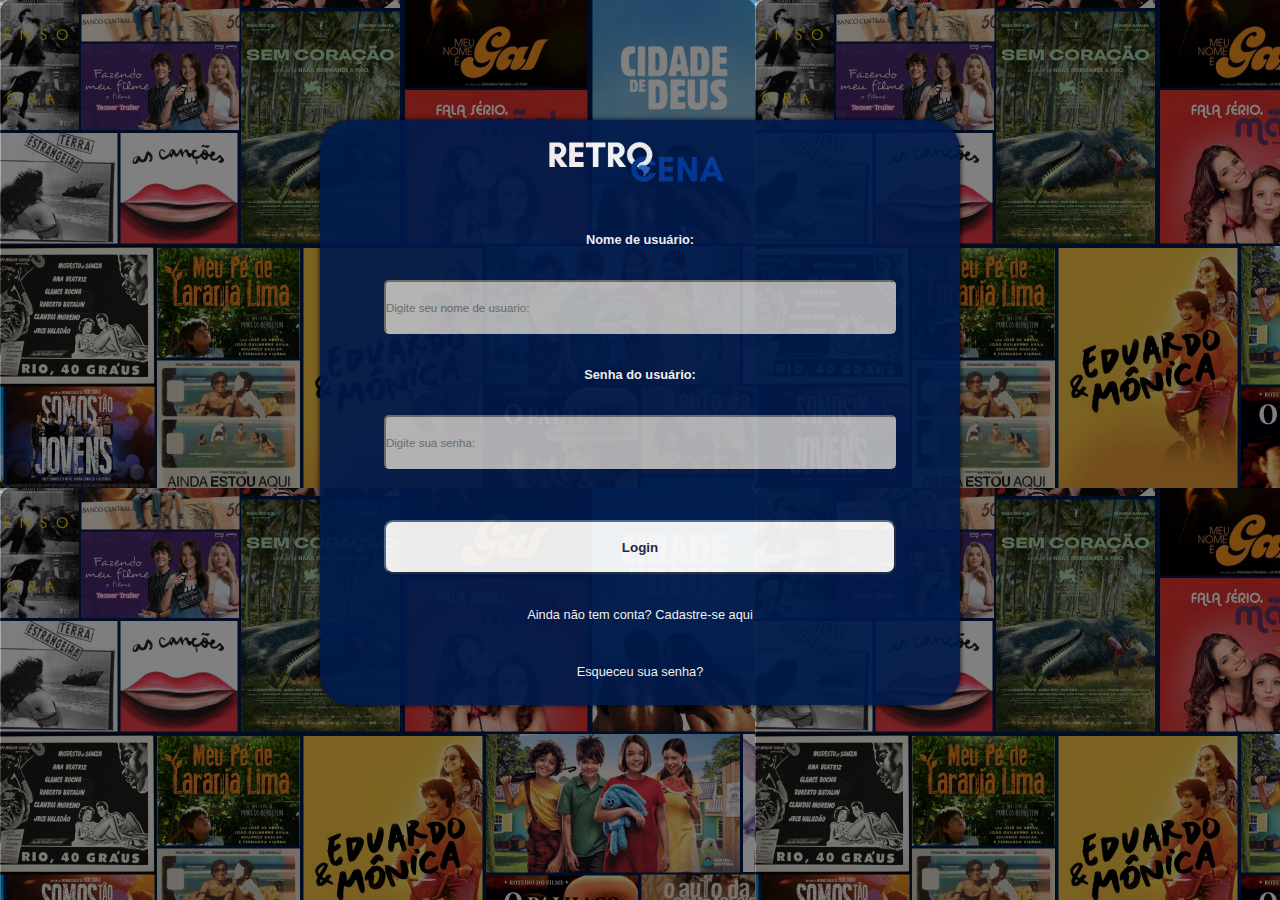
<file: index.html>
<!DOCTYPE html>
<html lang="pt-br">

<head>
    <meta charset="UTF-8">
    <meta name="viewport" content="width=device-width, initial-scale=1.0">
    <title>RetroCena</title>
    <link rel="icon" type="image/x-icon" href="/img/logo_aba.png" />
    <link rel="stylesheet" href="./css/index.css">
</head>

<body>
    <div class="background">
        <div class="background2">
            <form class="formulario">
                <div class="logo">
                    <img src="img/logoLongaW.png" />
                </div>
                <label for="nome">Nome de usuário:</label>
                <input type="text" placeholder="Digite seu nome de usuario:" id="nome" name="nome" required>
                <label for="senha">Senha do usuário:</label>
                <input type="password" placeholder="Digite sua senha:" id="senha" name="senha" required>
                <button class="login" type="submit">Login</button>
                <a href="pages/cadastro.html">Ainda não tem conta? Cadastre-se aqui</a>
                <a>Esqueceu sua senha?</a>
            </form>
        </div>
    </div>
    </div>
</body>

</html>
</file>
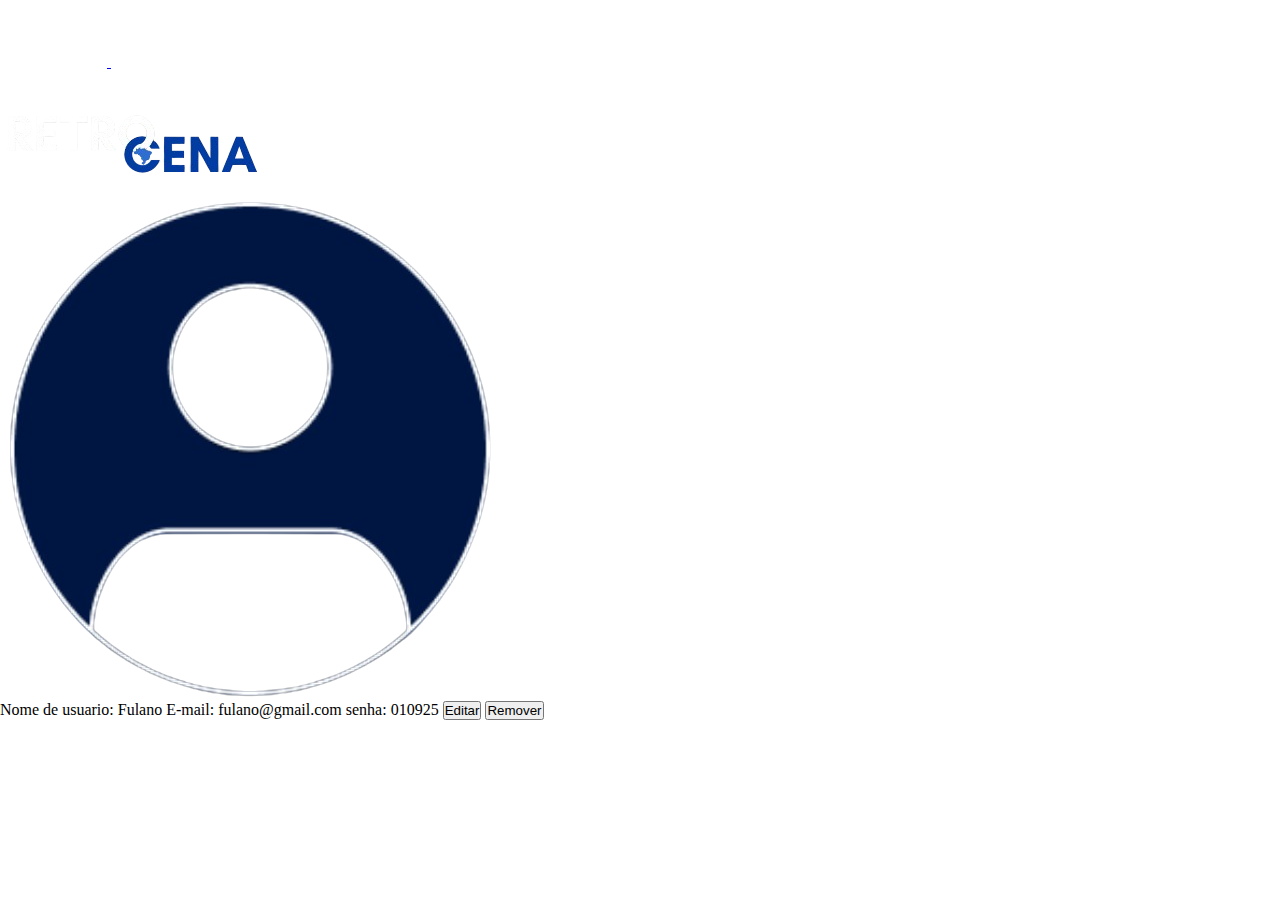
<file: pages/alterar.html>
<!DOCTYPE html>
<html lang="en">

<head>
    <meta charset="UTF-8">
    <meta name="viewport" content="width=device-width, initial-scale=1.0">
    <title>RetroCena</title>
    <link rel="icon" type="image/x-icon" href="/img/logo_aba.png" />
    <link rel="stylesheet" href="/css/alterar.css">
</head>
<body>

    <div class="sidebar">
        <div class="linhas">
            <img id="icones " src="/img/barra-lateral/3linhas.png" />
        </div>
        <a href="/pages/alterar.html"><img id="icones " src="/img/barra-lateral/user-circle.png" /></a>
        <img id="icones " src="/img/barra-lateral/lupa-pesquisa.png" />
        <a href="/pages/home.html"><img id="icones " src="/img/barra-lateral/casa.png" /> </a>
        <img id="icones " src="/img/barra-lateral/favoritos.png" />
        <img id="icones " src="/img/barra-lateral/notificacoes.png" />
        <div class="configuracoes">
            <img id="icones "  src="/img/barra-lateral/configuracoes.png" />
        </div>
    </div>
    <main>
        <div class="logo">
            <img id="logo2" src="/img/logoLongaW.png" />
        </div>
        
        <div class="background">
            <form>
                <div class=" foto">
                    <!-- <img id="delete" src="/img/tela-perfil/delete-icon.svg"/> -->
                    <img id="usuario" src="/img/tela-perfil/perfil.png"/>
                </div>
                <span class="imutavel">Nome de usuario:</span>
                <span class="mutavel">Fulano</span>
                <span class="imutavel">E-mail:</span>
                <span class="mutavel">fulano@gmail.com</span>
                <span class="imutavel">senha:</span>
                <span class="mutavel">010925</span>
                <button class="editar" type="submit">Editar</button>
                <button class="remover" type="submit">Remover</button>
            </form>
        </div>
    </main>
</body>
    </html>
</file>
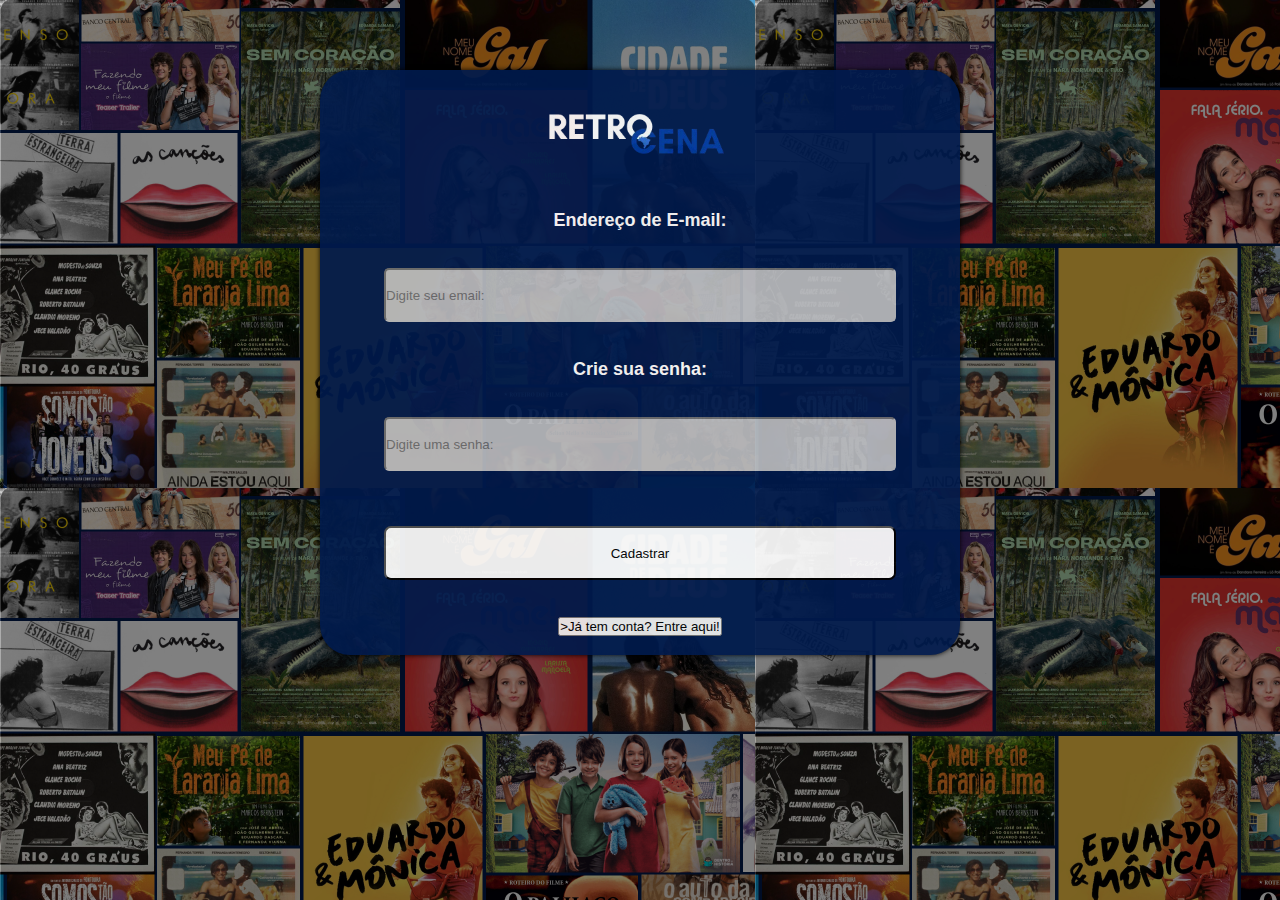
<file: pages/cadastro.html>
<!DOCTYPE html>
<html lang="pt-br">

<head>
    <meta charset="UTF-8">
    <meta name="viewport" content="width=device-width, initial-scale=1.0">
    <title>RetroCena</title>
    <link rel="icon" type="image/x-icon" href="/img/logo_aba.png" />
    <link rel="stylesheet" href="/css/cadastro.css">
</head>

<body>
    <div class="background">
        <div class="background2">
            <form class="formulario">
                <div class="logo">
                    <img src="/img/logoLongaW.png" />
                </div>
                <label for="email">Endereço de E-mail:</label>
                <input type="email" placeholder="Digite seu email:" id="email" name="email" required>
                <label for="senha">Crie sua senha:</label>
                <input type="password" placeholder="Digite uma senha:" id="senha" name="senha" required>
                <button class="btn-cadastrar">
                    Cadastrar
                </button>
                <button class="btn-pagLogin">
                    >Já tem conta? Entre aqui!
                </button>
            </form>
        </div>
    </div>

    <script src="/js/cadastro.js"></script>
</body>

</html>
</file>
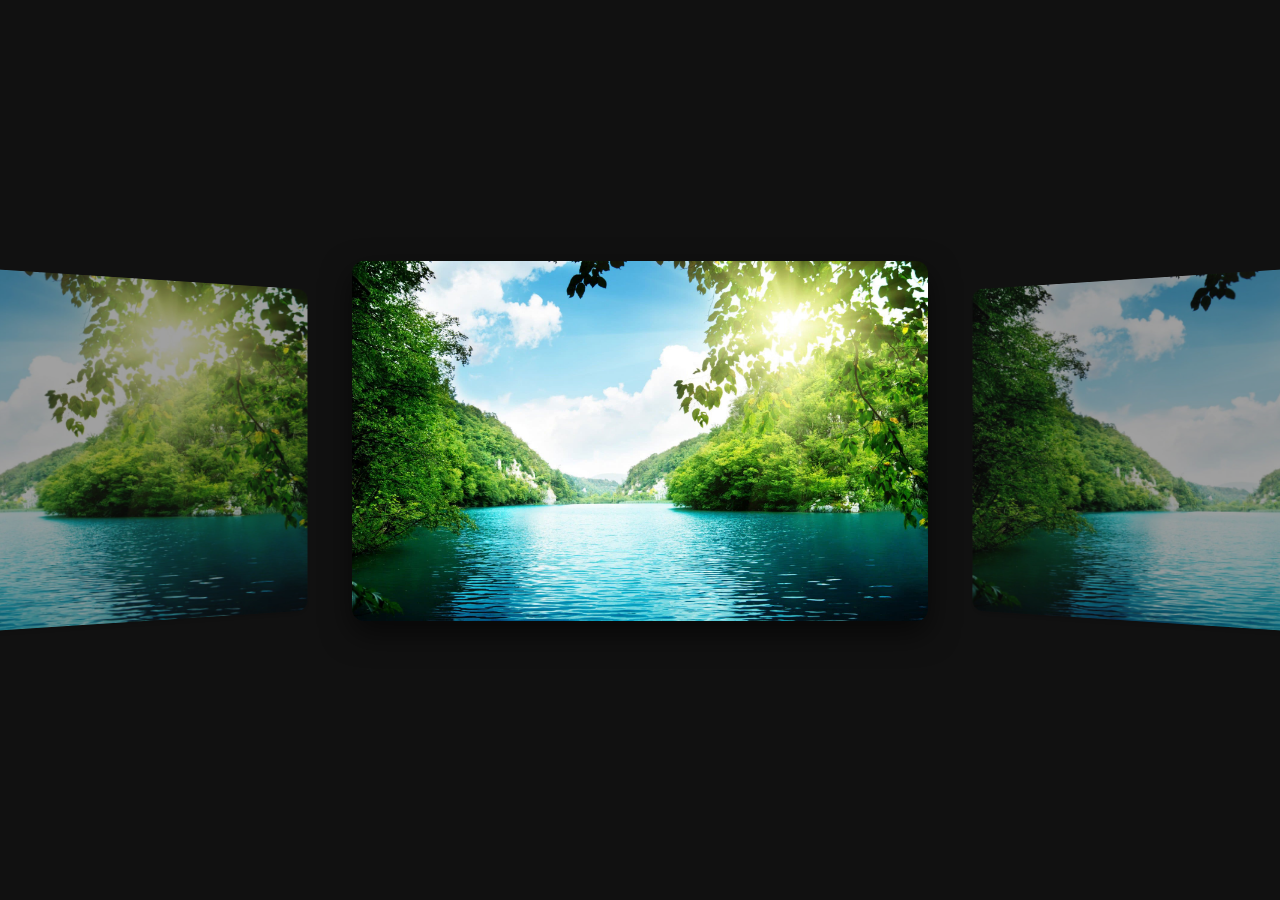
<file: pages/carrossel.html>
<!DOCTYPE html>
<html lang="en">

<head>
    <meta charset="UTF-8" />
    <meta name="viewport" content="width=device-width, initial-scale=1.0" />
    <link rel="stylesheet" href="/css/carrossel.css" />
    <title>Static Gallery</title>
</head>

<body>
    <div class="gallery-wrapper">
        <!-- Flexa esquerda -->
        <div class="arrow left">
            <svg viewBox="0 0 24 24">
                <path d="M15 18l-6-6 6-6" stroke="#fff" stroke-width="2" fill="none" />
            </svg>
        </div>

        <!-- galerinha -->
        <div class="gallery">
            <img src="/img/teste3.jpg" alt="Left Image" class="gallery-image left" />
            <img src="/img/teste3.jpg" alt="Center Image" class="gallery-image center" />
            <img src="/img/teste3.jpg" alt="Right Image" class="gallery-image right" />
        </div>

        <!-- flecha direita -->
        <div class="arrow right">
            <svg viewBox="0 0 24 24">
                <path d="M9 6l6 6-6 6" stroke="#fff" stroke-width="2" fill="none" />
            </svg>
        </div>
    </div>
</body>

</html>
</file>
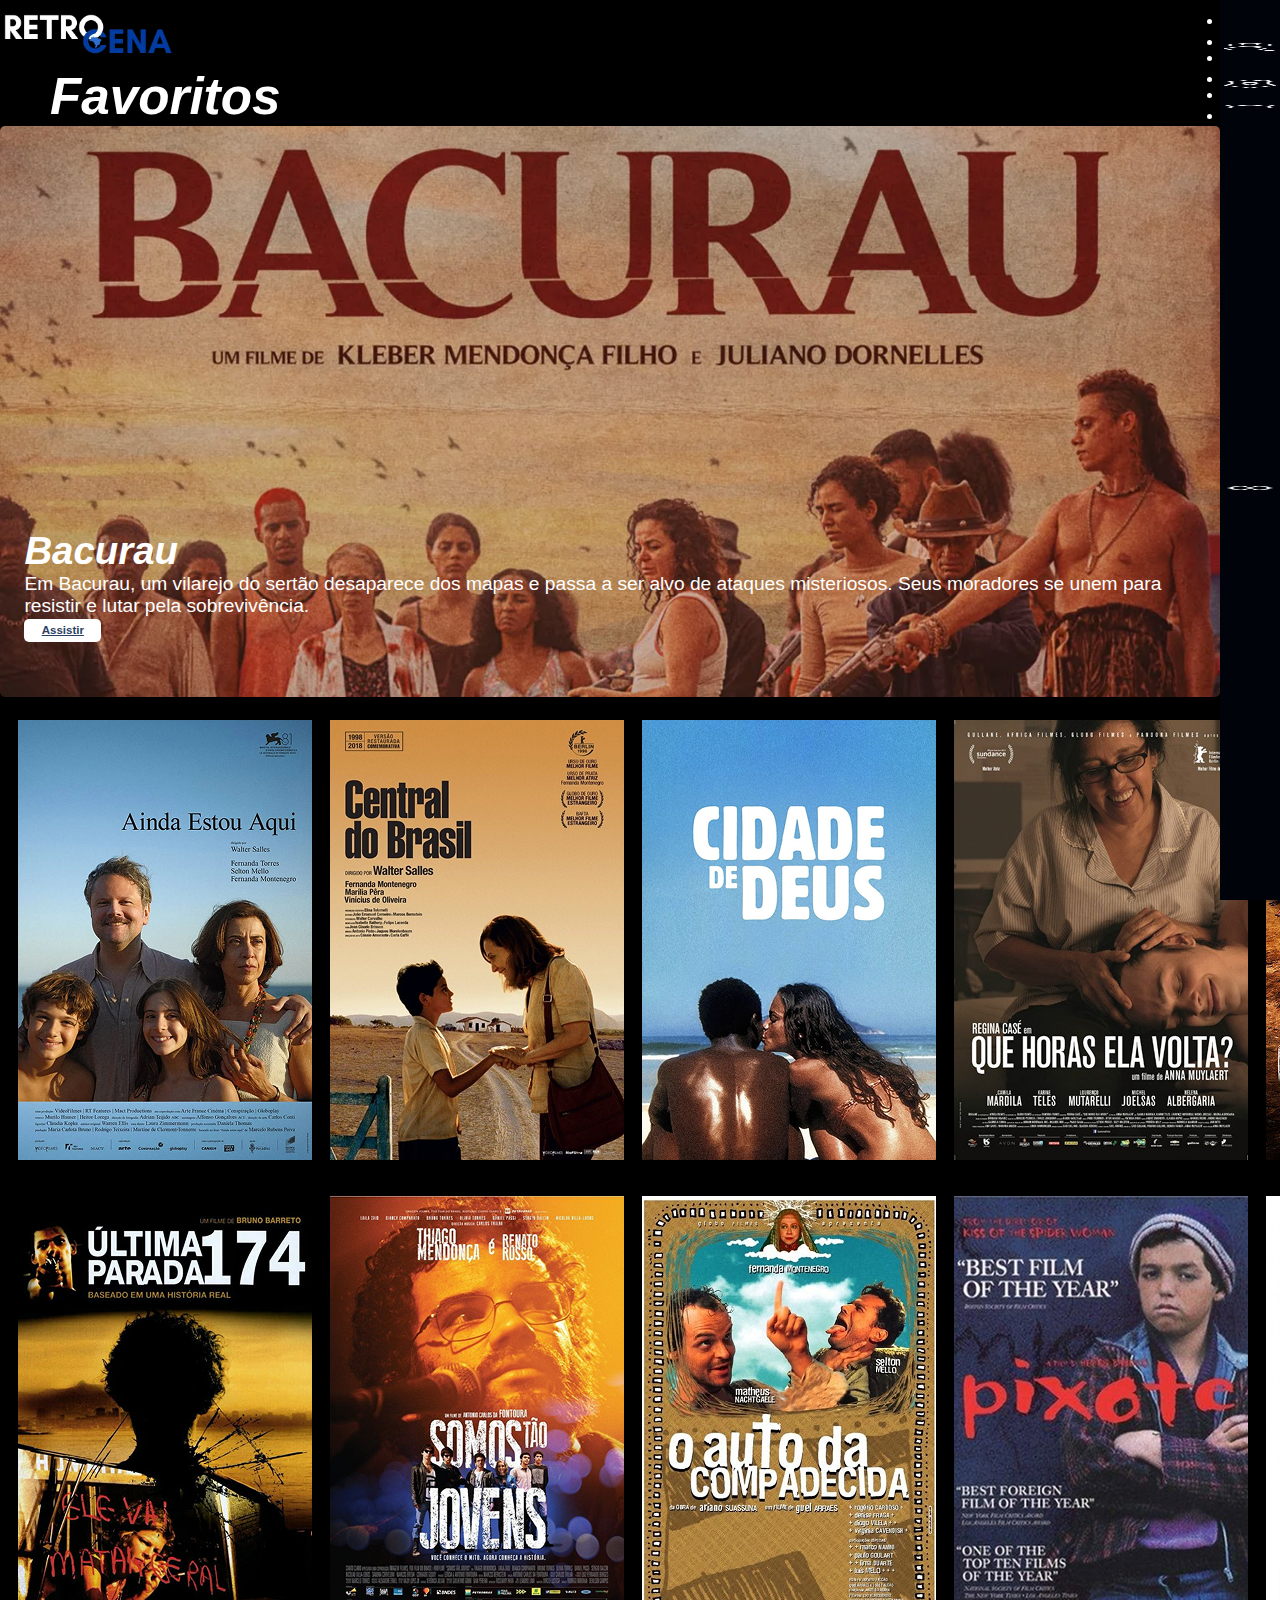
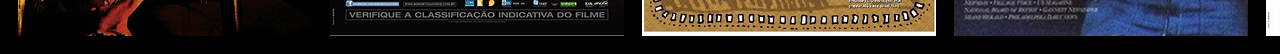
<file: pages/favoritos.html>
<!DOCTYPE html>
<html lang="pt-br">

<head>
    <meta charset="UTF-8">
    <meta name="viewport" content="width=device-width, initial-scale=1.0">
    <title>RetroCena</title>
    <link rel="icon" type="image/x-icon" href="/img/logo_aba.png" />
    <link rel="stylesheet" href="/css/favoritos.css">
</head>

<body>
    <main>
        <div class="logo">
            <img id="logo2" src="/img/logoLongaW.png" alt="Logo RetroCena" />
        </div>
        
        <div class="flex">
            <div class="nome">
                <span class="favoritos">Favoritos</span>
            </div>
            <div class="banner">
                <article class="cartao">
                    <img id="sombra" src="/img/favoritos/bacurau.png" alt="Cartaz do filme Bacurau" />
                    <div class="overlay">
                        <h1>Bacurau</h1>
                        <h2>Em Bacurau, um vilarejo do sertão desaparece dos mapas e passa a ser alvo de ataques
                            misteriosos. 
                             Seus moradores se unem para resistir e lutar pela sobrevivência.</h2>
                        <a class="botao" href="#">Assistir</a>
                    </div>
                </article>
            </div>
        </div>

        <section class="lista">
            <img src="/img/favoritos/ainda-estou-aqui.png" alt="Ainda Estou Aqui" />
            <img src="/img/favoritos/central-do-brasil.png" alt="Central do Brasil" />
            <img src="/img/favoritos/cidade-de-deus.png" alt="Cidade de Deus" />
            <img src="/img/favoritos/que-horas-ela-volta.png" alt="Que Horas Ela Volta" />
            <img src="/img/favoritos/carandiru.png" alt="Carandiru" />
        </section>

        <section class="lista">
            <img src="/img/favoritos/ultima-parada.png" alt="Última Parada" />
            <img src="/img/favoritos/somos-tao-jovens.png" alt="Somos Tão Jovens" />
            <img src="/img/favoritos/o-auto-da-compadecida.png" alt="O Auto da Compadecida" />
            <img src="/img/favoritos/pixoto.png" alt="Pixote" />
            <img src="/img/favoritos/somos-tao-jovensw.png" alt="Somos Tão Jovens" />
        </section>

        <aside class="sidebar">
            <ul>
                <li><img id="icones" src="/img/barra-lateral/3linhas.png" alt="Menu" /></li>
                <li><a href="/pages/alterar.html"><img id="icones" src="/img/barra-lateral/user-circle.png" alt="Perfil" /></a></li>
                <li><img id="icones" src="/img/barra-lateral/lupa-pesquisa.png" alt="Pesquisar" /></li>
                <li><a href="/pages/home.html"><img id="icones" src="/img/barra-lateral/casa.png" alt="Início" /></a></li>
                <li><img id="icones" src="/img/barra-lateral/favoritos.png" alt="Favoritos" /></li>
                <li><img id="icones" src="/img/barra-lateral/notificacoes.png" alt="Notificações" /></li>
                <li class="configuracoes"><img id="icones" src="/img/barra-lateral/configuracoes.png" alt="Configurações" /></li>
            </ul>
        </aside>
    </main>
</body>

</html>
</file>
<file: css/index.css>
* {
    margin: 0;
    padding: 0;
    box-sizing: border-box;
}

body {

    font-family: 'century gothic', sans-serif;
    font-size: 1dvw;
    color: #ffffff;
    font-weight: 600;
    padding: 120px;
    margin: auto;
    background-image: url("/img/fundo.png");
    background-repeat: repeat;
}



.background {
    display: flex;
    justify-content: center;
    flex-direction: column;
    align-items: center;
}


img {
    width: 15dvw;
    height: auto;
    margin-top: 20dpx;
    object-fit: cover;
}


form {
    display: flex;
    flex-direction: column;
    align-items: center;
    justify-content: space-around;
    width: 50dvw;
    height: 65dvh;
    background-color: #001A4C;
    opacity: 92%;
    border-radius: 30px;
    box-shadow: 0 0 5px rgba(0, 0, 0, 1);
}


label {
    display: flex;
    align-items: flex-start;
}




input {
    background-color: #c9c9c9;
    font-family: 'century gothic', sans-serif;
    width: 40dvw;
    height: 6dvh;
    display: flex;
    justify-content: space-between;
    border-radius: 5px;
    opacity: 92%;
    cursor: pointer;
    border-color: #c9c9c9;
}


input::placeholder {
    font-size: 0.90dvw;
}

.login {
    display: flex;
    justify-content: center;
    flex-direction: column;
    align-items: center;
    margin-top: 2dvh;
    font-family: 'century gothic', sans-serif;
    font-weight: 700;
    background-color: #ffffff;
    color: #182340;
    width: 40dvw;
    height: 6dvh;
    border-radius: 9px;
    cursor: pointer;
    border-color: #556e94;
    text-decoration: none;
    /* tira o sublinhado */
}
 
a {
    font-family: 'century gothic', sans-serif;
    text-decoration: underline;
    color: #ffffff;
    margin-bottom: 1dvh;
    font-weight: 100;
    cursor: pointer;
    text-decoration: none;
}
</file>
<file: css/alterar.css>
* {
    margin: 0;
    padding: 0;
    box-sizing: border-box;
}
</file>
<file: css/cadastro.css>
* {
    margin: 0;
    padding: 0;
    box-sizing: border-box;
}

body {

    font-family: 'century gothic', sans-serif;
    font-size: 2dvh;
    color: #ffffff;
    font-weight: 600;
    padding: 70px;
    margin: auto;
    background-image: url("/img/fundo.png");
    background-repeat: repeat;
}


img {
    width: 15dvw;
    height: auto;
    margin-top: 20px;
    object-fit: cover;
}

.formulario {
    display: flex;
    flex-direction: column;
    align-items: center;
    justify-content: space-around;
    width: 50dvw;
    height: 65dvh;
    background-color: #001A4C;
    opacity: 92%;
    border-radius: 30px;
    box-shadow: 0 0 5px rgba(0, 0, 0, 1);
}

label {
    display: flex;
    align-items: flex-start;
    
}

input {
    background-color: #c9c9c9;
    font-family: 'century gothic', sans-serif;
    width: 40dvw;
    height: 6dvh;
    display: flex;
    justify-content: space-between;
    border-radius: 5px;
    opacity: 92%;
    cursor: pointer;
    border-color: #c9c9c9;
}

a {
    font-family: 'century gothic', sans-serif;
    color: #ffffff;
    margin-bottom: 3dvh;
    font-weight: 100;
    text-decoration: none;
}

.btn-cadastrar {
    background-color: #ffffff;
    width: 40dvw;
    height: 6dvh;
    border-radius: 7px;
    font-family: 'century gothic', sans-serif;
    display: flex;
    justify-content: center;
    flex-direction: column;
    align-items: center;
    margin-top: 2dvh;
}

.background {
    display: flex;
    justify-content: center;
    flex-direction: column;
    align-items: center;
}

.cadastro {
    display: flex;
    justify-content: center;
    flex-direction: column;
    align-items: center;
    margin-top: 2dvh;
    font-family: 'century gothic', sans-serif;
    font-weight: 700;
    background-color: #ffffff;
    color: #182340;
    width: 40dvw;
    height: 6dvh;
    border-radius: 9px;
    cursor: pointer;
    border-color: #556e94;
    text-decoration: none;
    /* tira o sublinhado */
}
</file>
<file: css/carrossel.css>
* {
    margin: 0;
    padding: 0;
    box-sizing: border-box;
}

body {
    background: #111;
    height: 100vh;
    display: flex;
    justify-content: center;
    align-items: center;
    font-family: sans-serif;
}

.gallery-wrapper {
    display: flex;
    align-items: center;
    justify-content: center;
    gap: 1vw;
    position: relative;
}

.arrow {
    padding: 1rem;
    cursor: default;
    opacity: 0.5;
}

.arrow svg {
    width: 2.5rem;
    height: 2.5rem;
    stroke: white;
}

.gallery {
    display: flex;
    align-items: center;
    justify-content: center;
    gap: 2vw;
    perspective: 1000px;
    padding: 0 1vw;
}

.gallery-image {
    width: clamp(500px, 50vw, 900px);
    height: auto;
    border-radius: 12px;
    object-fit: cover;
    opacity: 0.4;
    transform: scale(0.85);
    transition: all 0.4s ease;
    box-shadow: 0 4px 10px rgba(0, 0, 0, 0.3);
}

.gallery-image.left {
    opacity: 0.6;
    transform: rotateY(25deg) scale(0.9);
}

.gallery-image.right {
    opacity: 0.6;
    transform: rotateY(-25deg) scale(0.9);
}

.gallery-image.center {
    width: clamp(300px, 45vw, 600px);
    transform: scale(1) translateY(-1vh);
    opacity: 1;
    z-index: 2;
    box-shadow: 0 12px 30px rgba(0, 0, 0, 0.6);
}


@media (max-width: 600px) {
    .gallery {
        gap: 1vw;
    }

    .gallery-image.center {
        width: clamp(250px, 80vw, 350px);
    }

    .gallery-image {
        width: clamp(120px, 30vw, 180px);
    }
}
</file>
<file: css/favoritos.css>
* {
  margin: 0;
  padding: 0;
  box-sizing: border-box;
}

body {
  margin: 0;
  background-color: #000;
  font-family: sans-serif;
  color: #ffffff;
}

.sidebar {
  position: fixed;
  top: 0;
  right: 0;
  width: 60px;
  /* largura estreita */
  height: 100vh;
  /* ocupa tela toda */
  background: #00040a;
  /* fundo preto */
  display: flex;
  flex-direction: column;
  align-items: center;
  /* centralizar ícones na horizontal */
  padding: 10px 0;
  gap: 30px;
  /* espaço entre os ícones */
}

/* Ícones */
.sidebar #icones {
  color: #ffffff;
  text-decoration: none;
  /* tamanho do ícone */
  display: flex;
  align-items: center;
  justify-content: center;
  width: 4dvw;
  height: 4px;
  border-radius: 8px;
  transition: background 0.3s;
}

.sidebar #icones :hover {
  background: rgba(255, 255, 255, 0.1);
}


.linhas {
  display: flex;
  align-items: center;
  margin-top: 2dvh;
  margin-bottom: 5dvh;
}

.configuracoes {
  display: flex;
  align-items: center;
  margin-top: 40dvh;
}

main {
  background-color: #000;
  font-family: 'century gothic', sans-serif;
  font-size: 2dvh;
  color: #ffffff;
  font-weight: 600;
  margin-right: 60px;
}

.logo {

  display: flex;
  justify-content: flex-start;
  cursor: pointer;
  align-items: flex-start;
  width: 50%;
  height: auto;
  margin-top: 10px;
}

#logo2 {
  width: 30%;
  height: auto;
}

.flex {
  display: flex;
  justify-content: center;
  flex-direction: column;
}

.favoritos {
  display: flex;
  justify-content: flex-start;
  font-family: 'century gothic', sans-serif;
  margin-left: 50px;
  font-weight: 700;
  font-size: 4dvw;
  font-style: italic;
}

.banner {
  display: flex;
  align-items: center;
  justify-content: center;
  justify-items: space-around;
  position: relative;
}



.cartao {
  position: relative;
}

.overlay {
  display: flex;
  justify-content: flex-start;
  flex-direction: column;
  top: 70%;
  bottom: 0;
  left: 2%;
  right: 0;
  position: absolute;
  font-family: 'century gothic', sans-serif;
  font-weight: 800;
  font-size: 4dvw;
}

h1 {
  font-family: 'century gothic', sans-serif;
  font-weight: 700;
  font-size: 3dvw;
  font-style: italic;
}

h2 {
  font-family: 'century gothic', sans-serif;
  font-weight: 500;
  font-size: 1.5dvw;
}

#sombra {
  opacity: 85%;
  width: 100%;
  border-radius: 5px;
}

.botao {
  display: flex;
  justify-content: center;
  flex-wrap: row;
  align-items: center;
  margin-top: 0.2dvh;
  margin-bottom: 0.3dvh;
  background-color: #ffffff;
  color: #2b3f65;
  font-family: 'century gothic', sans-serif;
  font-weight: 600;
  font-size: 0.90dvw;
  width: 6dvw;
  height: 1dvh;
  border-radius: 5px;
  cursor: pointer;
  border-color: #ffffff;
  padding: 1em;
}

.lista {
  display: flex;
  flex-direction: row;
  justify-content: space-around;
  padding: 1em;
  gap: 1em;
  cursor: pointer;
}
</file>
